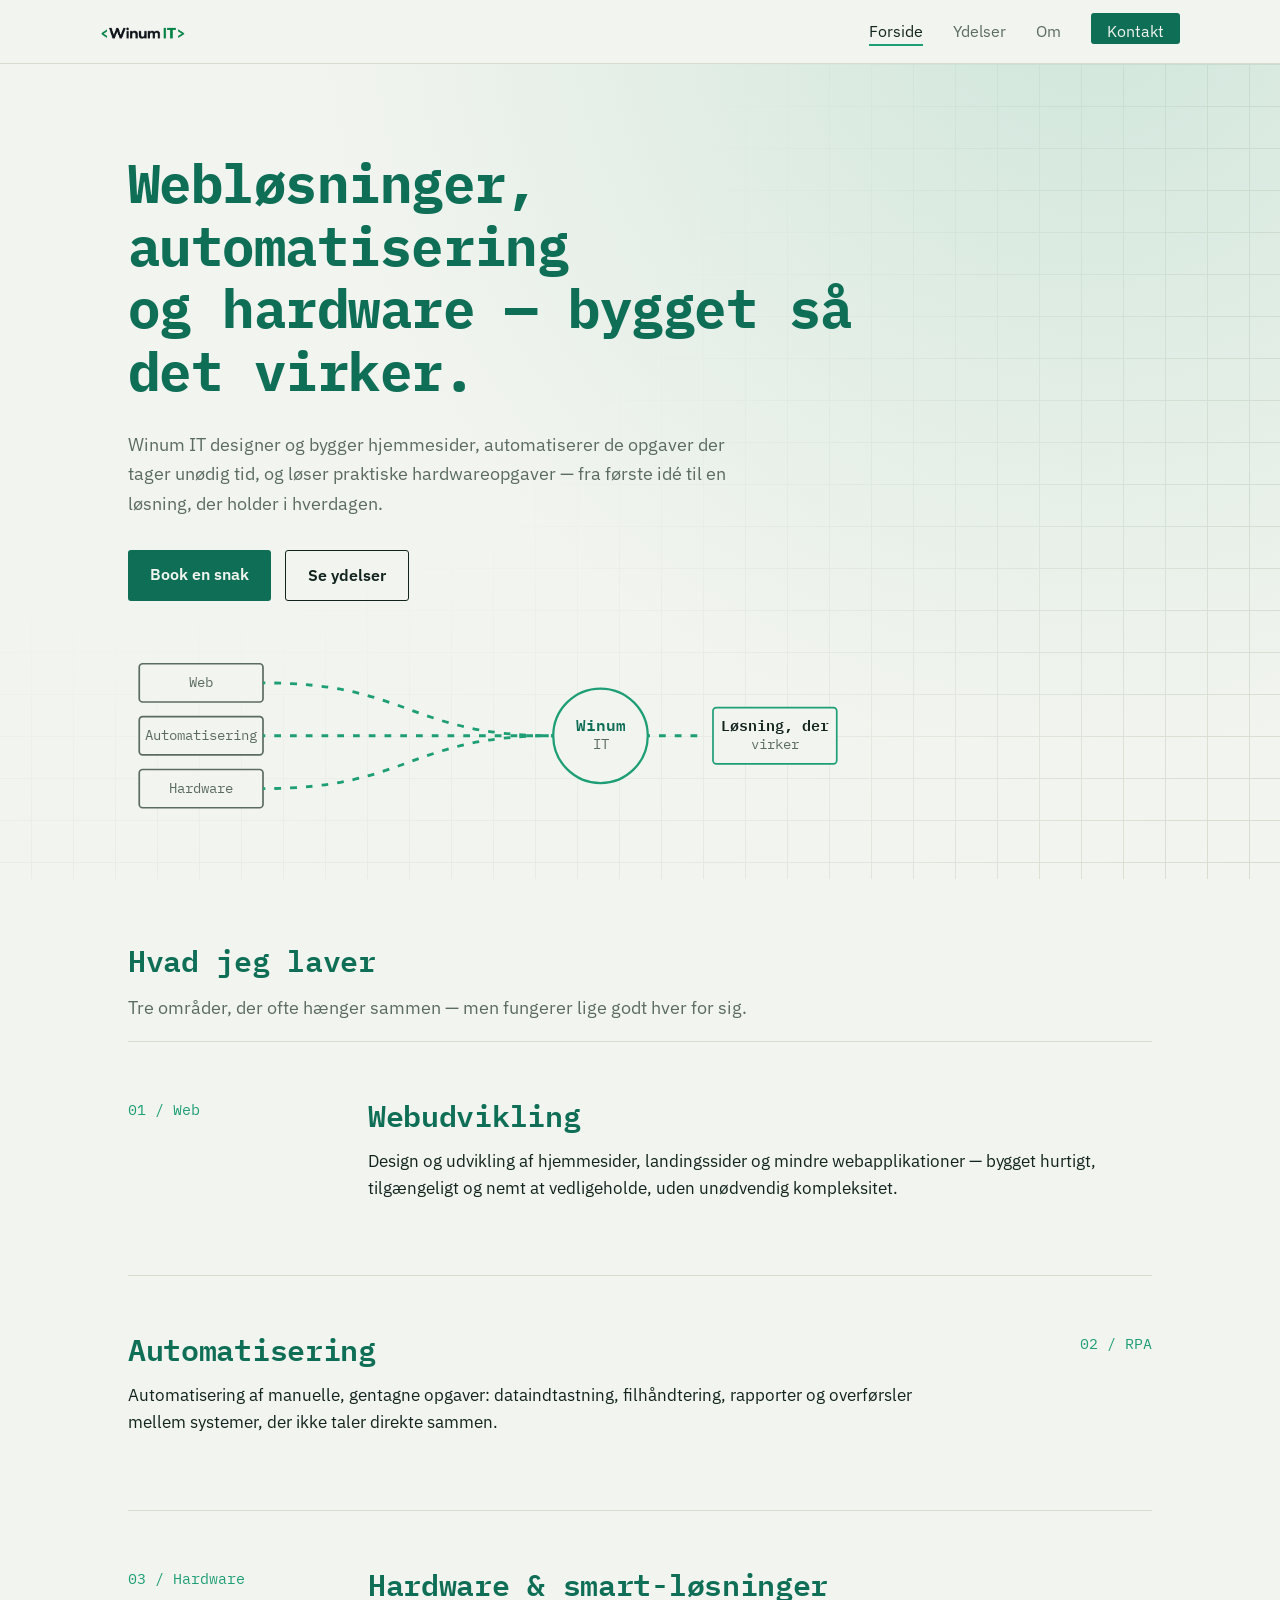
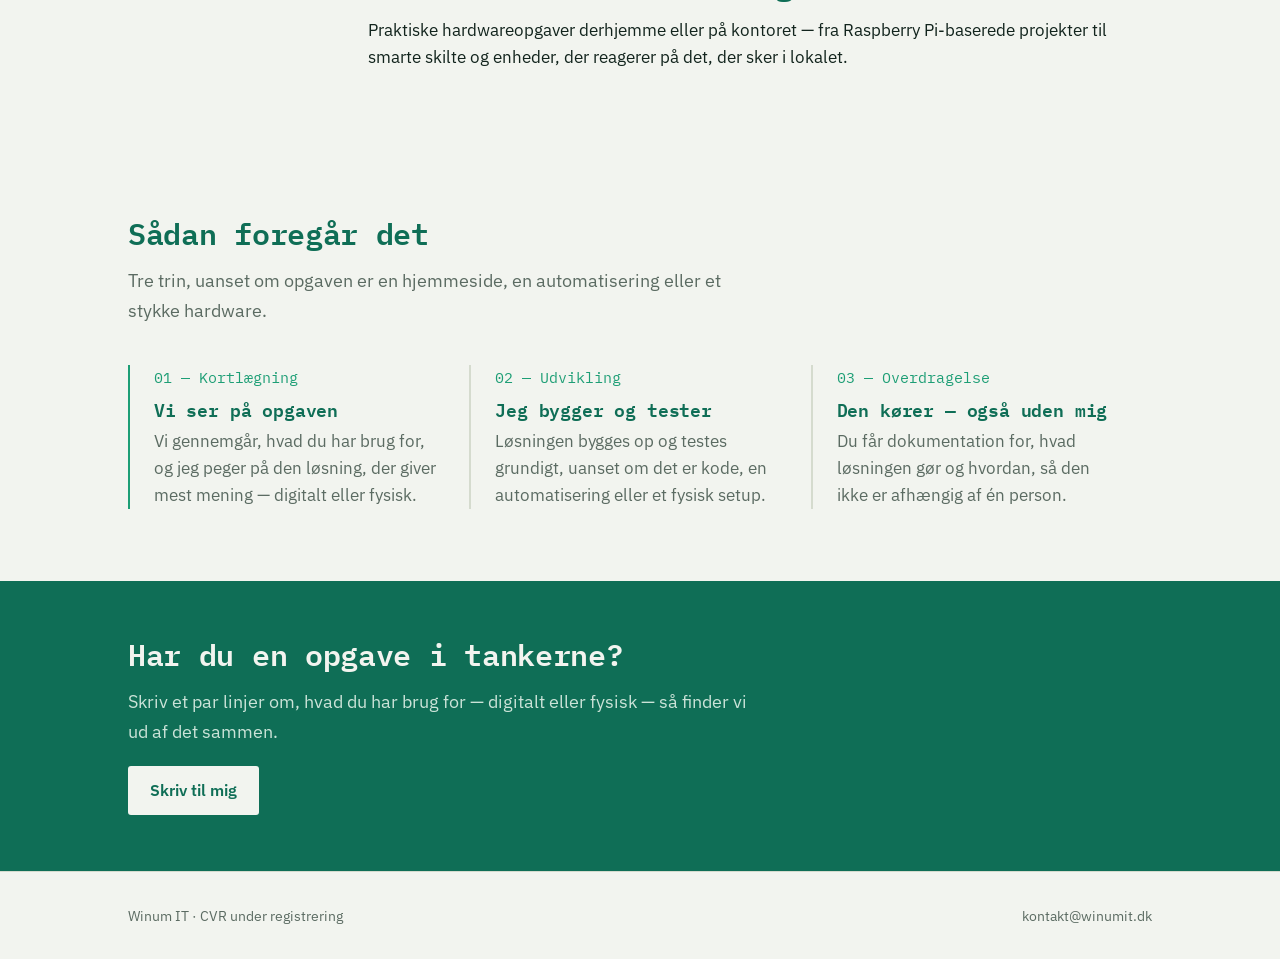
<file: index.html>
<!DOCTYPE html>
<html lang="da">
<head>
<meta charset="UTF-8">
<meta name="viewport" content="width=device-width, initial-scale=1.0">
<title>Winum IT — Webudvikling, automatisering og hardware</title>
<meta name="description" content="Winum IT bygger hjemmesider, automatiserer manuelle opgaver og løser praktiske hardwareopgaver — fra idé til en løsning, der holder.">
<link rel="preconnect" href="https://fonts.googleapis.com">
<link rel="preconnect" href="https://fonts.gstatic.com" crossorigin>
<link href="https://fonts.googleapis.com/css2?family=IBM+Plex+Mono:wght@500;600;700&family=IBM+Plex+Sans:wght@400;500;600&display=swap" rel="stylesheet">
<link rel="stylesheet" href="styles.css">
<link rel="icon" type="image/png" href="assets/favicon.png">
</head>
<body>

<header class="site">
  <nav class="site-nav container">
    <a href="index.html" class="logo"><img src="assets/logo.png" alt="Winum IT"></a>
    <button class="nav-toggle" aria-expanded="false" aria-controls="nav-links">Menu</button>
    <ul class="nav-links" id="nav-links">
      <li><a href="index.html" aria-current="page">Forside</a></li>
      <li><a href="ydelser.html">Ydelser</a></li>
      <li><a href="om.html">Om</a></li>
      <li><a href="kontakt.html" class="nav-cta">Kontakt</a></li>
    </ul>
  </nav>
</header>

<main>
  <section class="hero">
    <div class="container">
      <h1>Webløsninger, automatisering<br>og hardware — bygget så det virker.</h1>
      <p class="lede">Winum IT designer og bygger hjemmesider, automatiserer de opgaver der tager unødig tid, og løser praktiske hardwareopgaver — fra første idé til en løsning, der holder i hverdagen.</p>
      <div class="hero-actions">
        <a href="kontakt.html" class="btn btn-primary">Book en snak</a>
        <a href="ydelser.html" class="btn btn-ghost">Se ydelser</a>
      </div>

      <div class="flow" aria-hidden="true">
        <svg viewBox="0 0 640 140" xmlns="http://www.w3.org/2000/svg">
          <rect x="10" y="6" width="110" height="34" rx="3" fill="#F2F4EF" stroke="#5B6B62" stroke-width="1.5"/>
          <text x="65" y="27" text-anchor="middle" font-family="IBM Plex Mono, monospace" font-size="12" fill="#5B6B62">Web</text>

          <rect x="10" y="53" width="110" height="34" rx="3" fill="#F2F4EF" stroke="#5B6B62" stroke-width="1.5"/>
          <text x="65" y="74" text-anchor="middle" font-family="IBM Plex Mono, monospace" font-size="12" fill="#5B6B62">Automatisering</text>

          <rect x="10" y="100" width="110" height="34" rx="3" fill="#F2F4EF" stroke="#5B6B62" stroke-width="1.5"/>
          <text x="65" y="121" text-anchor="middle" font-family="IBM Plex Mono, monospace" font-size="12" fill="#5B6B62">Hardware</text>

          <path class="flow-line animate" d="M120 23 C 250 23, 250 70, 378 70" stroke="#1D9E75" stroke-width="2.5" fill="none"/>
          <path class="flow-line animate" d="M120 70 L378 70" stroke="#1D9E75" stroke-width="2.5" fill="none"/>
          <path class="flow-line animate" d="M120 117 C 250 117, 250 70, 378 70" stroke="#1D9E75" stroke-width="2.5" fill="none"/>

          <circle cx="420" cy="70" r="42" fill="#F2F4EF" stroke="#1D9E75" stroke-width="2"/>
          <text x="420" y="66" text-anchor="middle" font-family="IBM Plex Mono, monospace" font-weight="600" font-size="14" fill="#0F6E56">Winum</text>
          <text x="420" y="82" text-anchor="middle" font-family="IBM Plex Mono, monospace" font-size="12" fill="#5B6B62">IT</text>

          <path class="flow-line animate" d="M462 70 L510 70" stroke="#1D9E75" stroke-width="2.5" fill="none"/>

          <rect x="520" y="45" width="110" height="50" rx="3" fill="#F2F4EF" stroke="#1D9E75" stroke-width="1.5"/>
          <text x="575" y="66" text-anchor="middle" font-family="IBM Plex Mono, monospace" font-weight="600" font-size="13" fill="#12241D">Løsning, der</text>
          <text x="575" y="82" text-anchor="middle" font-family="IBM Plex Mono, monospace" font-size="12" fill="#5B6B62">virker</text>
        </svg>
      </div>
    </div>
  </section>

  <div class="container">
    <div class="page-intro" style="border-bottom: none; padding-bottom: 0;">
      <h2>Hvad jeg laver</h2>
      <p class="lede">Tre områder, der ofte hænger sammen — men fungerer lige godt hver for sig.</p>
    </div>

    <div class="service">
      <span class="service-tag">01 / Web</span>
      <div class="service-body">
        <h2>Webudvikling</h2>
        <p>Design og udvikling af hjemmesider, landingssider og mindre webapplikationer — bygget hurtigt, tilgængeligt og nemt at vedligeholde, uden unødvendig kompleksitet.</p>
      </div>
    </div>

    <div class="service align-right">
      <span class="service-tag">02 / RPA</span>
      <div class="service-body">
        <h2>Automatisering</h2>
        <p>Automatisering af manuelle, gentagne opgaver: dataindtastning, filhåndtering, rapporter og overførsler mellem systemer, der ikke taler direkte sammen.</p>
      </div>
    </div>

    <div class="service">
      <span class="service-tag">03 / Hardware</span>
      <div class="service-body">
        <h2>Hardware & smart-løsninger</h2>
        <p>Praktiske hardwareopgaver derhjemme eller på kontoret — fra Raspberry Pi-baserede projekter til smarte skilte og enheder, der reagerer på det, der sker i lokalet.</p>
      </div>
    </div>

  </div>

  <section class="pipeline">
    <div class="container">
      <h2>Sådan foregår det</h2>
      <p class="lede">Tre trin, uanset om opgaven er en hjemmeside, en automatisering eller et stykke hardware.</p>
      <div class="pipeline-steps">
        <div class="pipeline-step">
          <span class="step-index">01 — Kortlægning</span>
          <h3>Vi ser på opgaven</h3>
          <p>Vi gennemgår, hvad du har brug for, og jeg peger på den løsning, der giver mest mening — digitalt eller fysisk.</p>
        </div>
        <div class="pipeline-step">
          <span class="step-index">02 — Udvikling</span>
          <h3>Jeg bygger og tester</h3>
          <p>Løsningen bygges op og testes grundigt, uanset om det er kode, en automatisering eller et fysisk setup.</p>
        </div>
        <div class="pipeline-step">
          <span class="step-index">03 — Overdragelse</span>
          <h3>Den kører — også uden mig</h3>
          <p>Du får dokumentation for, hvad løsningen gør og hvordan, så den ikke er afhængig af én person.</p>
        </div>
      </div>
    </div>
  </section>

  <section class="cta-band">
    <div class="container">
      <h2>Har du en opgave i tankerne?</h2>
      <p class="lede">Skriv et par linjer om, hvad du har brug for — digitalt eller fysisk — så finder vi ud af det sammen.</p>
      <div class="hero-actions" style="margin-top: 20px;">
        <a href="kontakt.html" class="btn btn-primary">Skriv til mig</a>
      </div>
    </div>
  </section>
</main>

<footer class="site">
  <div class="container">
    <p>Winum IT · CVR under registrering</p>
    <p><a href="kontakt.html">kontakt@winumit.dk</a></p>
  </div>
</footer>

<script src="script.js"></script>
</body>
</html>
</file>
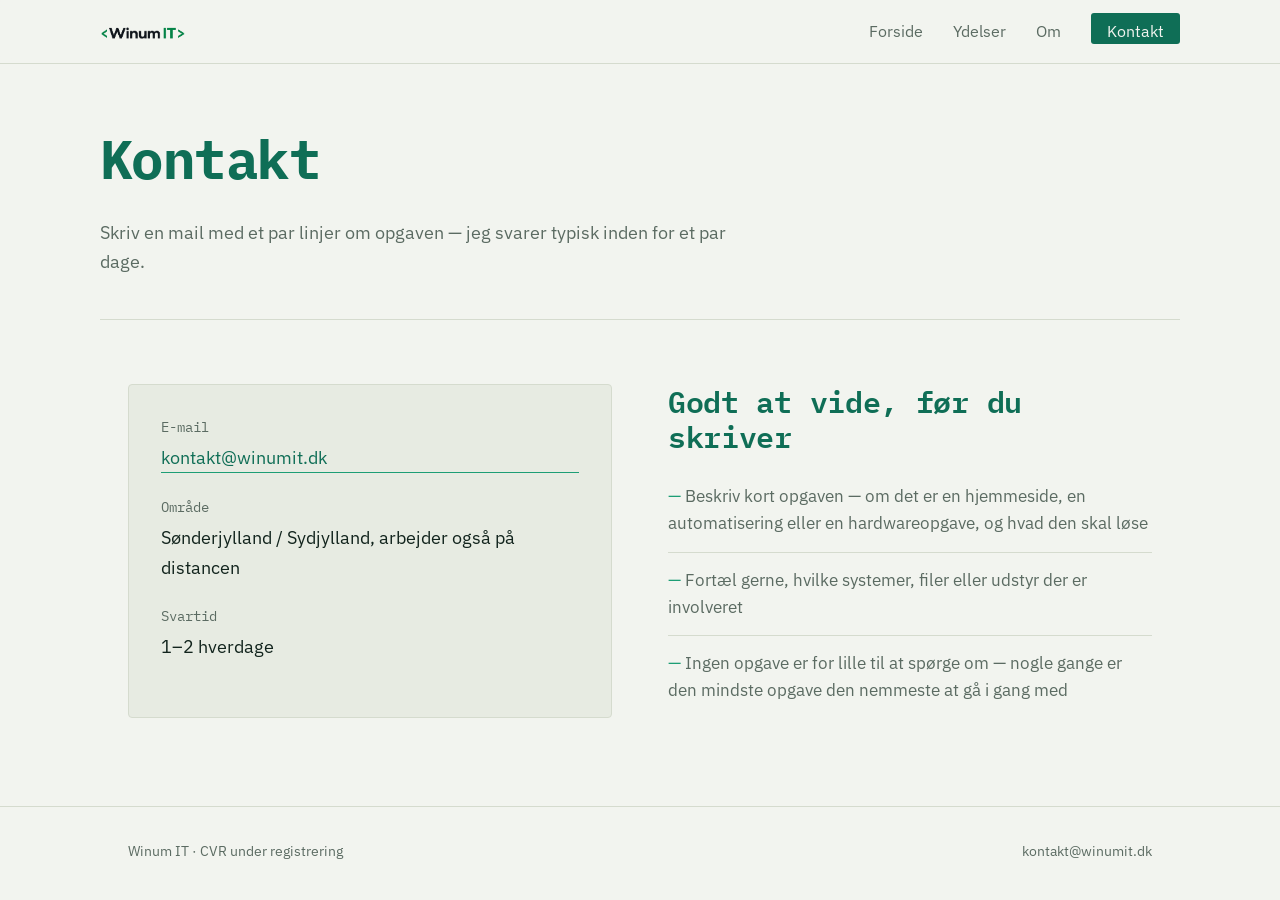
<file: kontakt.html>
<!DOCTYPE html>
<html lang="da">
<head>
<meta charset="UTF-8">
<meta name="viewport" content="width=device-width, initial-scale=1.0">
<title>Kontakt — Winum IT</title>
<meta name="description" content="Skriv til Winum IT for en uforpligtende snak om en hjemmeside, en automatisering eller en hardwareopgave.">
<link rel="preconnect" href="https://fonts.googleapis.com">
<link rel="preconnect" href="https://fonts.gstatic.com" crossorigin>
<link href="https://fonts.googleapis.com/css2?family=IBM+Plex+Mono:wght@500;600;700&family=IBM+Plex+Sans:wght@400;500;600&display=swap" rel="stylesheet">
<link rel="stylesheet" href="styles.css">
<link rel="icon" type="image/png" href="assets/favicon.png">
</head>
<body>

<header class="site">
  <nav class="site-nav container">
    <a href="index.html" class="logo"><img src="assets/logo.png" alt="Winum IT"></a>
    <button class="nav-toggle" aria-expanded="false" aria-controls="nav-links">Menu</button>
    <ul class="nav-links" id="nav-links">
      <li><a href="index.html">Forside</a></li>
      <li><a href="ydelser.html">Ydelser</a></li>
      <li><a href="om.html">Om</a></li>
      <li><a href="kontakt.html" class="nav-cta" aria-current="page">Kontakt</a></li>
    </ul>
  </nav>
</header>

<main>
  <div class="page-intro container">
    <h1>Kontakt</h1>
    <p class="lede">Skriv en mail med et par linjer om opgaven — jeg svarer typisk inden for et par dage.</p>
  </div>

  <div class="container">
    <div class="contact-grid">
      <div class="contact-card">
        <span class="label">E-mail</span>
        <a class="value" href="mailto:kontakt@winumit.dk">kontakt@winumit.dk</a>

        <span class="label">Område</span>
        <span class="value">Sønderjylland / Sydjylland, arbejder også på distancen</span>

        <span class="label">Svartid</span>
        <span class="value">1–2 hverdage</span>
      </div>

      <div>
        <h2>Godt at vide, før du skriver</h2>
        <ul class="help-list">
          <li>Beskriv kort opgaven — om det er en hjemmeside, en automatisering eller en hardwareopgave, og hvad den skal løse</li>
          <li>Fortæl gerne, hvilke systemer, filer eller udstyr der er involveret</li>
          <li>Ingen opgave er for lille til at spørge om — nogle gange er den mindste opgave den nemmeste at gå i gang med</li>
        </ul>
      </div>
    </div>
  </div>
</main>

<footer class="site">
  <div class="container">
    <p>Winum IT · CVR under registrering</p>
    <p><a href="mailto:kontakt@winumit.dk">kontakt@winumit.dk</a></p>
  </div>
</footer>

<script src="script.js"></script>
</body>
</html>
</file>
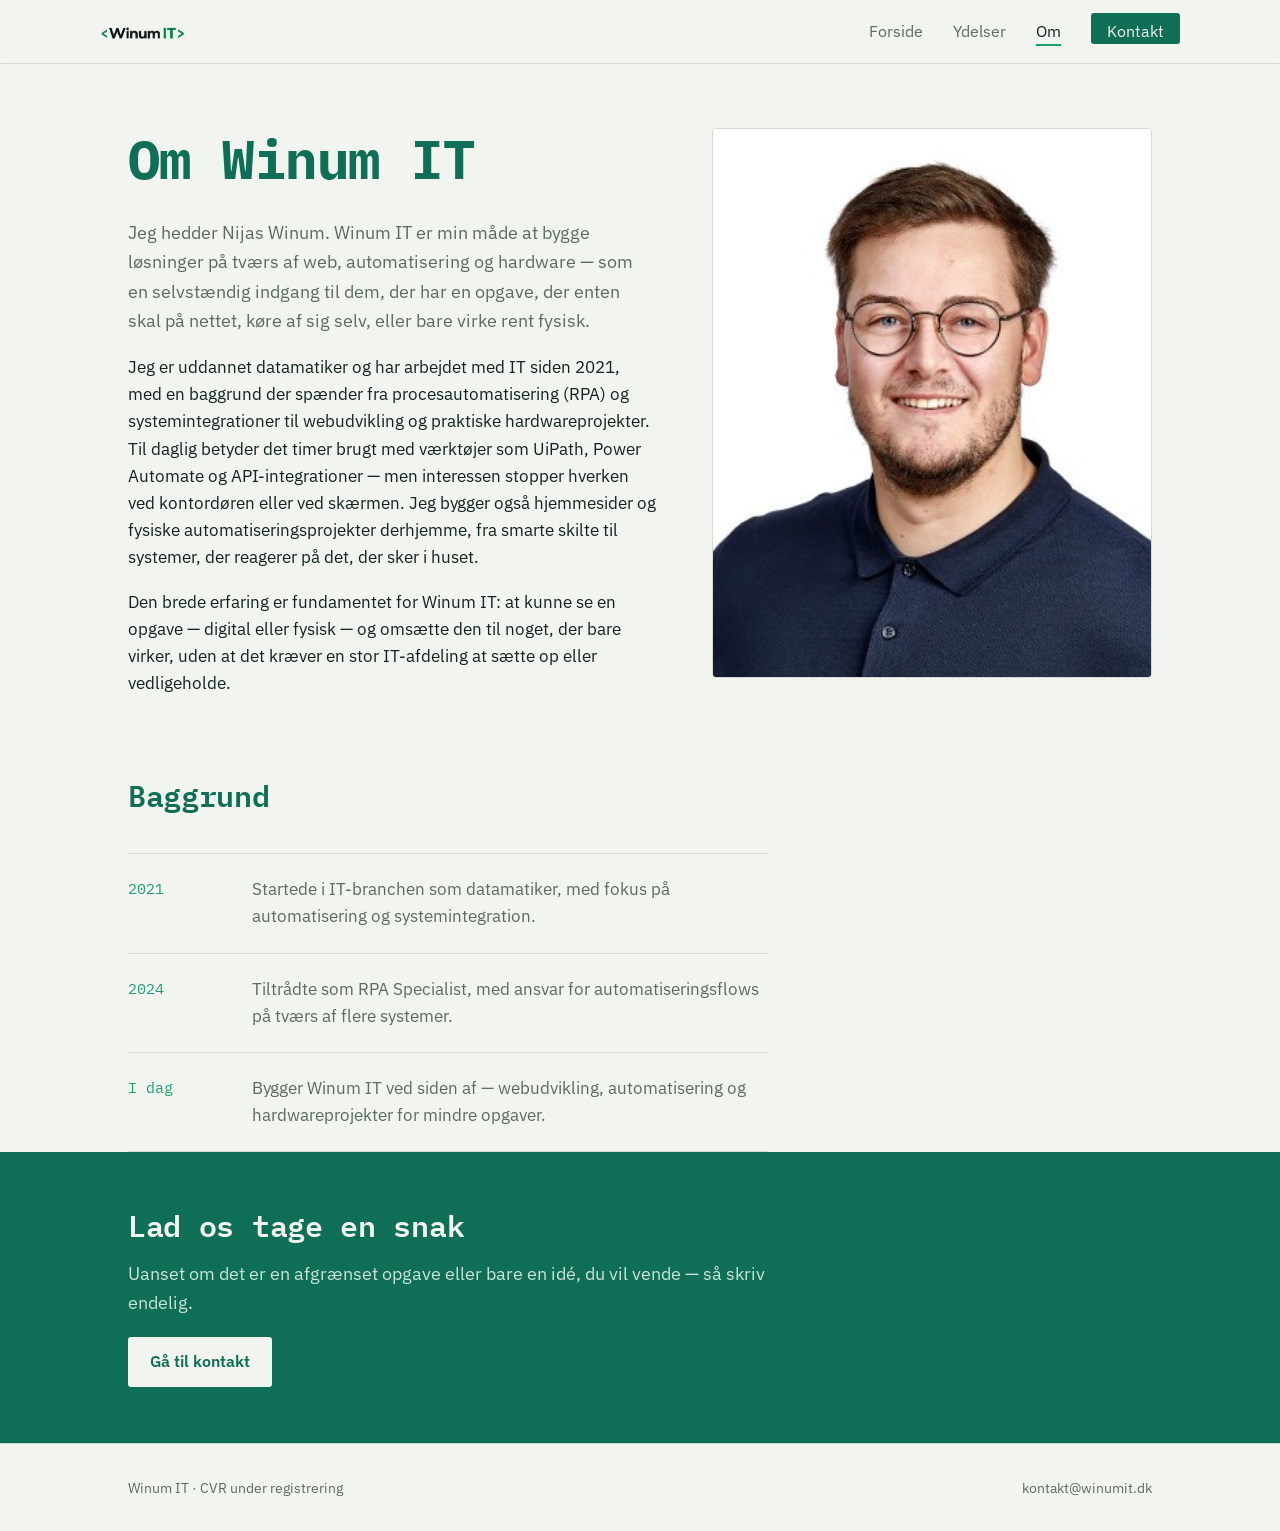
<file: om.html>
<!DOCTYPE html>
<html lang="da">
<head>
<meta charset="UTF-8">
<meta name="viewport" content="width=device-width, initial-scale=1.0">
<title>Om — Winum IT</title>
<meta name="description" content="Winum IT drives af Nijas Winum Hansen — IT-professionel siden 2021, med erfaring fra webudvikling, automatisering og hardwareprojekter.">
<link rel="preconnect" href="https://fonts.googleapis.com">
<link rel="preconnect" href="https://fonts.gstatic.com" crossorigin>
<link href="https://fonts.googleapis.com/css2?family=IBM+Plex+Mono:wght@500;600;700&family=IBM+Plex+Sans:wght@400;500;600&display=swap" rel="stylesheet">
<link rel="stylesheet" href="styles.css">
<link rel="icon" type="image/png" href="assets/favicon.png">
</head>
<body>

<header class="site">
  <nav class="site-nav container">
    <a href="index.html" class="logo"><img src="assets/logo.png" alt="Winum IT"></a>
    <button class="nav-toggle" aria-expanded="false" aria-controls="nav-links">Menu</button>
    <ul class="nav-links" id="nav-links">
      <li><a href="index.html">Forside</a></li>
      <li><a href="ydelser.html">Ydelser</a></li>
      <li><a href="om.html" aria-current="page">Om</a></li>
      <li><a href="kontakt.html" class="nav-cta">Kontakt</a></li>
    </ul>
  </nav>
</header>

<main>
  <div class="container">
    <div class="about-grid">
      <div>
        <h1>Om Winum IT</h1>
        <p class="lede">Jeg hedder Nijas Winum. Winum IT er min måde at bygge løsninger på tværs af web, automatisering og hardware — som en selvstændig indgang til dem, der har en opgave, der enten skal på nettet, køre af sig selv, eller bare virke rent fysisk.</p>
        <p>Jeg er uddannet datamatiker og har arbejdet med IT siden 2021, med en baggrund der spænder fra procesautomatisering (RPA) og systemintegrationer til webudvikling og praktiske hardwareprojekter. Til daglig betyder det timer brugt med værktøjer som UiPath, Power Automate og API-integrationer — men interessen stopper hverken ved kontordøren eller ved skærmen. Jeg bygger også hjemmesider og fysiske automatiseringsprojekter derhjemme, fra smarte skilte til systemer, der reagerer på det, der sker i huset.</p>
        <p>Den brede erfaring er fundamentet for Winum IT: at kunne se en opgave — digital eller fysisk — og omsætte den til noget, der bare virker, uden at det kræver en stor IT-afdeling at sætte op eller vedligeholde.</p>
      </div>
      <div class="about-mark">
        <img src="assets/nijas.jpg" alt="Nijas Winum Hansen">
      </div>
    </div>

    <div class="text-col">
      <h2>Baggrund</h2>
      <div class="timeline">
        <div class="timeline-item">
          <time>2021</time>
          <p>Startede i IT-branchen som datamatiker, med fokus på automatisering og systemintegration.</p>
        </div>
        <div class="timeline-item">
          <time>2024</time>
          <p>Tiltrådte som RPA Specialist, med ansvar for automatiseringsflows på tværs af flere systemer.</p>
        </div>
        <div class="timeline-item">
          <time>I dag</time>
          <p>Bygger Winum IT ved siden af — webudvikling, automatisering og hardwareprojekter for mindre opgaver.</p>
        </div>
      </div>
    </div>
  </div>

  <section class="cta-band">
    <div class="container">
      <h2>Lad os tage en snak</h2>
      <p class="lede">Uanset om det er en afgrænset opgave eller bare en idé, du vil vende — så skriv endelig.</p>
      <div class="hero-actions" style="margin-top: 20px;">
        <a href="kontakt.html" class="btn btn-primary">Gå til kontakt</a>
      </div>
    </div>
  </section>
</main>

<footer class="site">
  <div class="container">
    <p>Winum IT · CVR under registrering</p>
    <p><a href="kontakt.html">kontakt@winumit.dk</a></p>
  </div>
</footer>

<script src="script.js"></script>
</body>
</html>
</file>
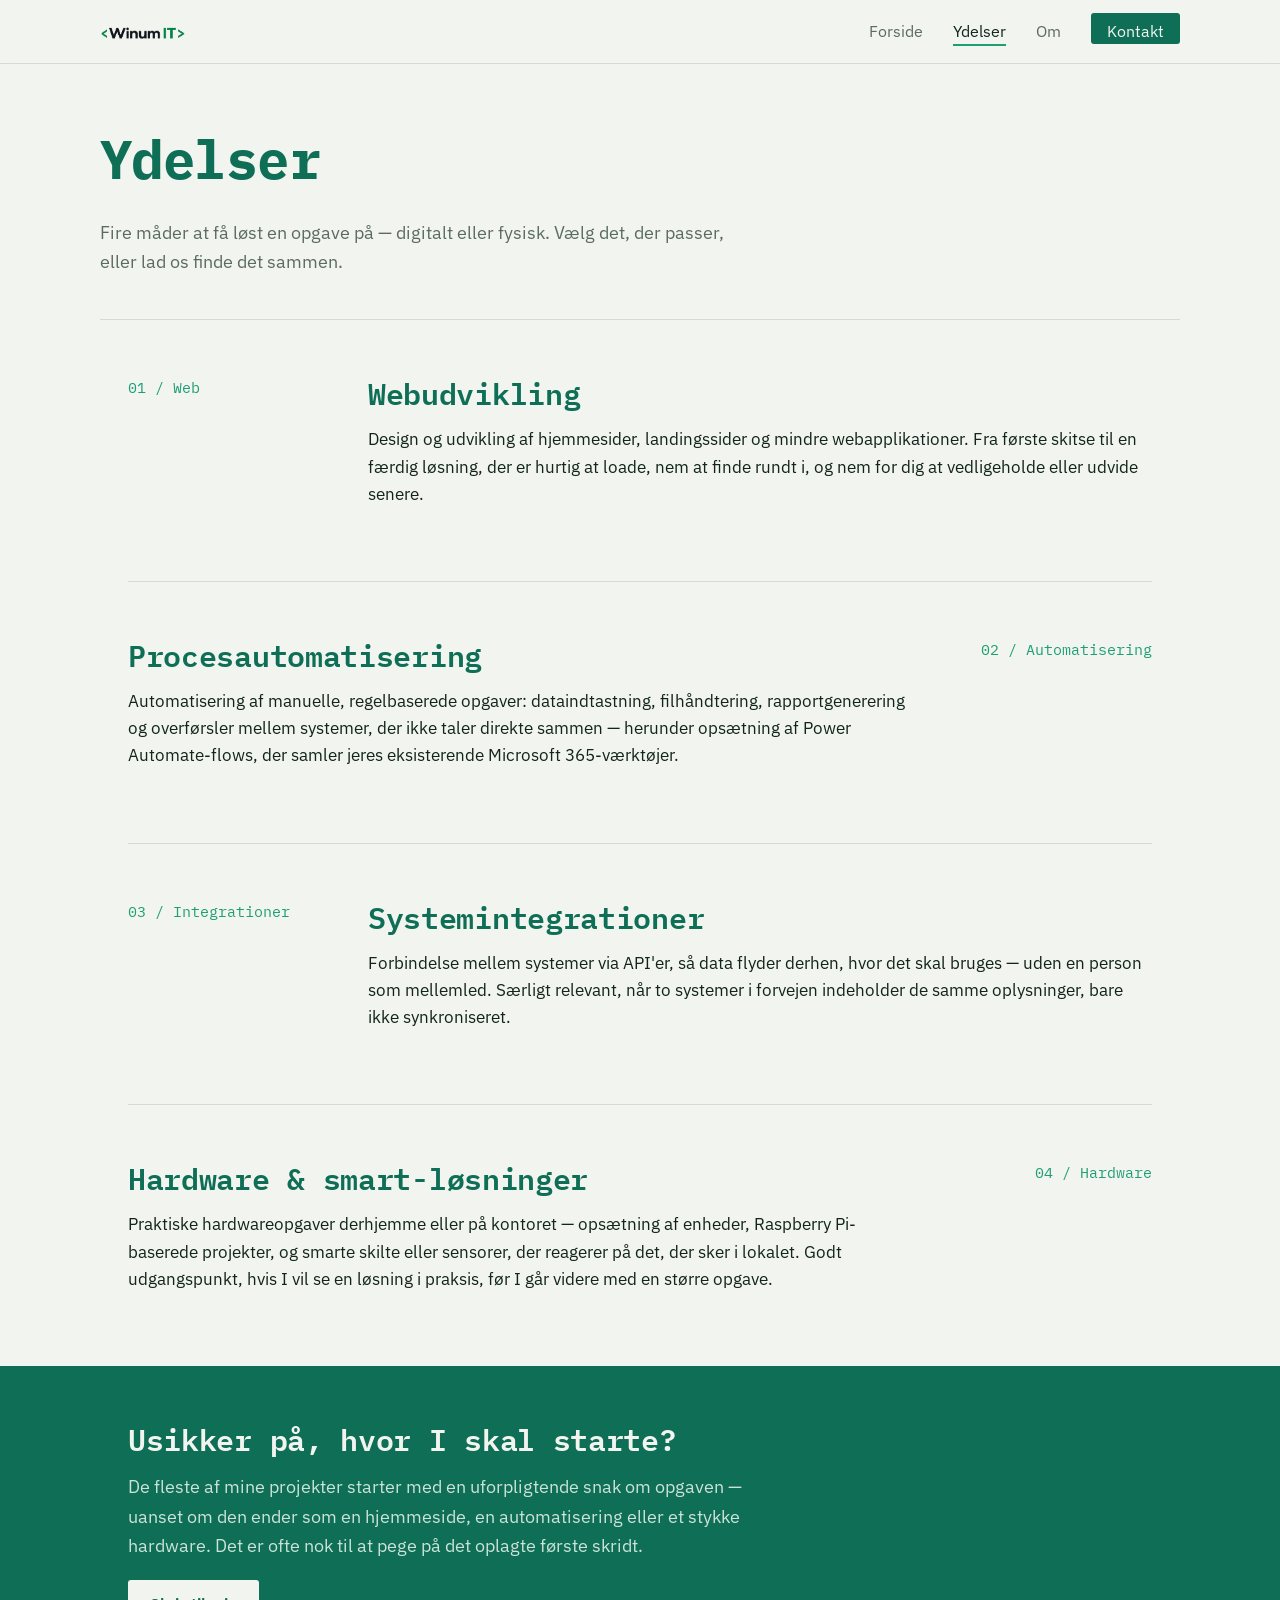
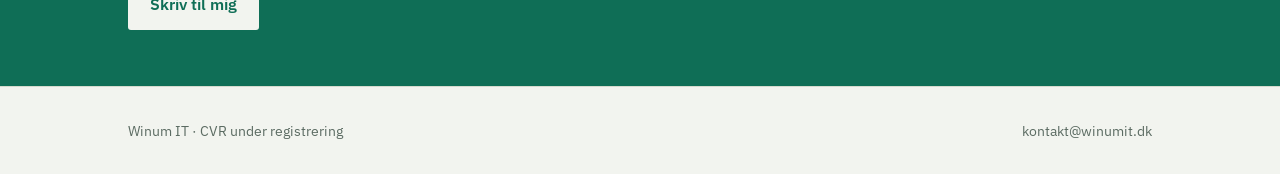
<file: ydelser.html>
<!DOCTYPE html>
<html lang="da">
<head>
<meta charset="UTF-8">
<meta name="viewport" content="width=device-width, initial-scale=1.0">
<title>Ydelser — Winum IT</title>
<meta name="description" content="Webudvikling, automatisering, systemintegrationer og hardwareopgaver fra Winum IT.">
<link rel="preconnect" href="https://fonts.googleapis.com">
<link rel="preconnect" href="https://fonts.gstatic.com" crossorigin>
<link href="https://fonts.googleapis.com/css2?family=IBM+Plex+Mono:wght@500;600;700&family=IBM+Plex+Sans:wght@400;500;600&display=swap" rel="stylesheet">
<link rel="stylesheet" href="styles.css">
<link rel="icon" type="image/png" href="assets/favicon.png">
</head>
<body>

<header class="site">
  <nav class="site-nav container">
    <a href="index.html" class="logo"><img src="assets/logo.png" alt="Winum IT"></a>
    <button class="nav-toggle" aria-expanded="false" aria-controls="nav-links">Menu</button>
    <ul class="nav-links" id="nav-links">
      <li><a href="index.html">Forside</a></li>
      <li><a href="ydelser.html" aria-current="page">Ydelser</a></li>
      <li><a href="om.html">Om</a></li>
      <li><a href="kontakt.html" class="nav-cta">Kontakt</a></li>
    </ul>
  </nav>
</header>

<main>
  <div class="page-intro container">
    <h1>Ydelser</h1>
    <p class="lede">Fire måder at få løst en opgave på — digitalt eller fysisk. Vælg det, der passer, eller lad os finde det sammen.</p>
  </div>

  <div class="container">

    <div class="service">
      <span class="service-tag">01 / Web</span>
      <div class="service-body">
        <h2>Webudvikling</h2>
        <p>Design og udvikling af hjemmesider, landingssider og mindre webapplikationer. Fra første skitse til en færdig løsning, der er hurtig at loade, nem at finde rundt i, og nem for dig at vedligeholde eller udvide senere.</p>
      </div>
    </div>

    <div class="service align-right">
      <span class="service-tag">02 / Automatisering</span>
      <div class="service-body">
        <h2>Procesautomatisering</h2>
        <p>Automatisering af manuelle, regelbaserede opgaver: dataindtastning, filhåndtering, rapportgenerering og overførsler mellem systemer, der ikke taler direkte sammen — herunder opsætning af Power Automate-flows, der samler jeres eksisterende Microsoft 365-værktøjer.</p>
      </div>
    </div>

    <div class="service">
      <span class="service-tag">03 / Integrationer</span>
      <div class="service-body">
        <h2>Systemintegrationer</h2>
        <p>Forbindelse mellem systemer via API'er, så data flyder derhen, hvor det skal bruges — uden en person som mellemled. Særligt relevant, når to systemer i forvejen indeholder de samme oplysninger, bare ikke synkroniseret.</p>
      </div>
    </div>

    <div class="service align-right">
      <span class="service-tag">04 / Hardware</span>
      <div class="service-body">
        <h2>Hardware & smart-løsninger</h2>
        <p>Praktiske hardwareopgaver derhjemme eller på kontoret — opsætning af enheder, Raspberry Pi-baserede projekter, og smarte skilte eller sensorer, der reagerer på det, der sker i lokalet. Godt udgangspunkt, hvis I vil se en løsning i praksis, før I går videre med en større opgave.</p>
      </div>
    </div>

  </div>

  <section class="cta-band">
    <div class="container">
      <h2>Usikker på, hvor I skal starte?</h2>
      <p class="lede">De fleste af mine projekter starter med en uforpligtende snak om opgaven — uanset om den ender som en hjemmeside, en automatisering eller et stykke hardware. Det er ofte nok til at pege på det oplagte første skridt.</p>
      <div class="hero-actions" style="margin-top: 20px;">
        <a href="kontakt.html" class="btn btn-primary">Skriv til mig</a>
      </div>
    </div>
  </section>
</main>

<footer class="site">
  <div class="container">
    <p>Winum IT · CVR under registrering</p>
    <p><a href="kontakt.html">kontakt@winumit.dk</a></p>
  </div>
</footer>

<script src="script.js"></script>
</body>
</html>
</file>
<file: styles.css>
/* Winum IT — delt stylesheet */

:root {
  --paper: #F2F4EF;
  --paper-alt: #E7EBE2;
  --ink: #12241D;
  --muted: #5B6B62;
  --teal: #1D9E75;
  --deep: #0F6E56;
  --blue: #2E5E8C;
  --line: #D5DBCE;

  --mono: "IBM Plex Mono", ui-monospace, SFMono-Regular, Menlo, monospace;
  --sans: "IBM Plex Sans", -apple-system, "Segoe UI", sans-serif;

  --max: 1080px;
  --text-max: 640px;
}

* { box-sizing: border-box; }

html { scroll-behavior: smooth; }

body {
  margin: 0;
  background: var(--paper);
  color: var(--ink);
  font-family: var(--sans);
  font-size: 17px;
  line-height: 1.6;
  -webkit-font-smoothing: antialiased;
}

a { color: inherit; }

h1, h2, h3 {
  font-family: var(--mono);
  font-weight: 600;
  line-height: 1.15;
  margin: 0 0 0.5em;
  letter-spacing: -0.01em;
  color: var(--deep);
}

h1 { font-size: clamp(2.1rem, 4.5vw, 3.4rem); font-weight: 700; }
h2 { font-size: clamp(1.4rem, 2.6vw, 1.9rem); }
h3 { font-size: 1.1rem; }

p { margin: 0 0 1em; color: var(--ink); }
p.lede { color: var(--muted); font-size: 1.15rem; max-width: var(--text-max); }

.container {
  max-width: var(--max);
  margin: 0 auto;
  padding: 0 28px;
}

.text-col { max-width: var(--text-max); }

/* ---------- Header ---------- */

header.site {
  border-bottom: 1px solid var(--line);
  position: sticky;
  top: 0;
  background: rgba(242, 244, 239, 0.92);
  backdrop-filter: blur(6px);
  z-index: 20;
}

.site-nav {
  display: flex;
  align-items: center;
  justify-content: space-between;
  padding: 18px 0;
}

.logo {
  display: inline-flex;
  align-items: center;
  text-decoration: none;
}
.logo img {
  height: 26px;
  width: auto;
  display: block;
}

.nav-links {
  display: flex;
  align-items: center;
  gap: 30px;
  list-style: none;
  margin: 0;
  padding: 0;
}

.nav-links a {
  text-decoration: none;
  font-size: 0.98rem;
  color: var(--muted);
  border-bottom: 2px solid transparent;
  padding-bottom: 3px;
}

.nav-links a:hover,
.nav-links a[aria-current="page"] {
  color: var(--ink);
  border-bottom-color: var(--teal);
}

.nav-cta {
  background: var(--deep);
  color: var(--paper) !important;
  padding: 8px 16px;
  border-radius: 3px;
  border-bottom: none !important;
}
.nav-cta:hover { background: var(--teal); border-bottom: none !important; }

.nav-toggle {
  display: none;
  background: none;
  border: 1px solid var(--line);
  border-radius: 4px;
  padding: 8px 10px;
  font-family: var(--mono);
  font-size: 1rem;
  cursor: pointer;
  color: var(--ink);
}

@media (max-width: 720px) {
  .nav-toggle { display: block; }
  .nav-links {
    position: absolute;
    top: 100%;
    left: 0;
    right: 0;
    background: var(--paper);
    border-bottom: 1px solid var(--line);
    flex-direction: column;
    align-items: flex-start;
    gap: 0;
    display: none;
    padding: 6px 28px 18px;
  }
  .nav-links.open { display: flex; }
  .nav-links li { width: 100%; }
  .nav-links a { display: block; padding: 12px 0; border-bottom: 1px solid var(--line); }
  .nav-cta { margin-top: 6px; display: inline-block; }
}

/* ---------- Hero ---------- */

.hero {
  padding: 88px 0 64px;
  background-image:
    linear-gradient(var(--line) 1px, transparent 1px),
    linear-gradient(90deg, var(--line) 1px, transparent 1px);
  background-size: 42px 42px;
  background-position: center top;
  background-attachment: local;
  position: relative;
}

.hero::before {
  content: "";
  position: absolute;
  inset: 0;
  background:
    radial-gradient(circle at 85% -10%, rgba(29,158,117,0.16) 0%, rgba(29,158,117,0) 55%),
    radial-gradient(circle at 12% 0%, var(--paper) 0%, var(--paper) 38%, rgba(242,244,239,0.55) 70%, rgba(242,244,239,0) 100%);
  pointer-events: none;
}

.hero .container { position: relative; }

.hero h1 { max-width: 780px; }
.hero .lede { margin-top: 18px; margin-bottom: 32px; }

.hero-actions { display: flex; gap: 14px; flex-wrap: wrap; }

.btn {
  display: inline-block;
  font-family: var(--sans);
  font-weight: 600;
  font-size: 0.98rem;
  padding: 12px 22px;
  border-radius: 3px;
  text-decoration: none;
}
.btn-primary { background: var(--deep); color: var(--paper); }
.btn-primary:hover { background: var(--teal); }
.btn-ghost { border: 1px solid var(--ink); color: var(--ink); }
.btn-ghost:hover { border-color: var(--teal); color: var(--teal); }

/* Flow diagram */
.flow {
  margin-top: 56px;
  max-width: 720px;
}
.flow svg { width: 100%; height: auto; display: block; }
.flow .flow-line { stroke-dasharray: 6 8; }
.flow .flow-line.animate { stroke-dashoffset: 200; animation: dash 3.5s linear infinite; }

@keyframes dash { to { stroke-dashoffset: 0; } }
@media (prefers-reduced-motion: reduce) {
  .flow .flow-line.animate { animation: none; stroke-dasharray: none; }
}

/* ---------- Split panel (uden / med automatisering) ---------- */

.split {
  border-top: 1px solid var(--line);
  border-bottom: 1px solid var(--line);
}
.split .container {
  display: grid;
  grid-template-columns: 1fr 1fr;
  gap: 0;
  padding: 0;
}
.split-col { padding: 48px 28px; }
.split-col:first-child { border-right: 1px solid var(--line); }
.split-col h3 {
  font-family: var(--mono);
  text-transform: none;
  color: var(--muted);
  margin-bottom: 18px;
}
.split-col.is-after h3 { color: var(--deep); }
.split-col ul { margin: 0; padding: 0; list-style: none; }
.split-col li {
  padding: 10px 0;
  border-top: 1px solid var(--line);
  color: var(--muted);
}
.split-col li:first-child { border-top: none; }
.split-col.is-after li { color: var(--ink); }
.split-col.is-after { background: var(--paper-alt); }

@media (max-width: 720px) {
  .split .container { grid-template-columns: 1fr; }
  .split-col:first-child { border-right: none; border-bottom: 1px solid var(--line); }
}

/* ---------- Pipeline (proces-trin) ---------- */

.pipeline {
  padding: 72px 0;
}
.pipeline-steps {
  margin-top: 40px;
  display: grid;
  grid-template-columns: repeat(3, 1fr);
  gap: 0;
}
.pipeline-step {
  position: relative;
  padding: 0 28px 0 0;
  border-left: 2px solid var(--line);
  padding-left: 24px;
}
.pipeline-step:first-child { border-left: 2px solid var(--teal); }
.pipeline-step .step-index {
  font-family: var(--mono);
  color: var(--teal);
  font-size: 0.95rem;
  display: block;
  margin-bottom: 10px;
}
.pipeline-step h3 { margin-bottom: 8px; }
.pipeline-step p { color: var(--muted); margin-bottom: 0; }

@media (max-width: 860px) {
  .pipeline-steps { grid-template-columns: 1fr; gap: 28px; }
}

/* ---------- Service blocks (ydelser) ---------- */

.service {
  padding: 56px 0;
  border-top: 1px solid var(--line);
  display: grid;
  grid-template-columns: 200px 1fr;
  gap: 40px;
}
.service:first-of-type { border-top: none; }
.service .service-tag {
  font-family: var(--mono);
  color: var(--teal);
  font-size: 0.92rem;
}
.service.align-right { grid-template-columns: 1fr 200px; }
.service.align-right .service-tag { order: 2; text-align: right; }
.service.align-right .service-body { order: 1; }

@media (max-width: 720px) {
  .service, .service.align-right { grid-template-columns: 1fr; gap: 12px; }
  .service.align-right .service-tag { text-align: left; order: 1; }
  .service.align-right .service-body { order: 2; }
}

/* ---------- Om / timeline ---------- */

.about-grid {
  display: grid;
  grid-template-columns: 1.2fr 1fr;
  gap: 56px;
  align-items: start;
  padding: 64px 0;
}
.about-mark {
  aspect-ratio: 4/5;
  background: var(--paper-alt);
  border: 1px solid var(--line);
  border-radius: 4px;
  display: flex;
  align-items: center;
  justify-content: center;
  overflow: hidden;
}
.about-mark img { width: 100%; height: 100%; object-fit: cover; }
.about-mark.logo-mark { padding: 40px; }
.about-mark.logo-mark img { width: 100%; height: auto; object-fit: contain; }

.timeline {
  margin-top: 40px;
  border-top: 1px solid var(--line);
}
.timeline-item {
  display: grid;
  grid-template-columns: 100px 1fr;
  gap: 24px;
  padding: 22px 0;
  border-bottom: 1px solid var(--line);
}
.timeline-item time {
  font-family: var(--mono);
  color: var(--teal);
  font-size: 0.95rem;
}
.timeline-item p { margin: 0; color: var(--muted); }

@media (max-width: 820px) {
  .about-grid { grid-template-columns: 1fr; }
  .about-mark { max-width: 260px; }
  .timeline-item { grid-template-columns: 80px 1fr; }
}

/* ---------- Kontakt ---------- */

.contact-grid {
  display: grid;
  grid-template-columns: 1fr 1fr;
  gap: 56px;
  padding: 64px 0 88px;
}
.contact-card {
  border: 1px solid var(--line);
  padding: 32px;
  border-radius: 4px;
  background: var(--paper-alt);
}
.contact-card .label {
  font-family: var(--mono);
  color: var(--muted);
  font-size: 0.85rem;
  display: block;
  margin-bottom: 4px;
}
.contact-card .value {
  font-size: 1.15rem;
  margin-bottom: 24px;
  display: block;
}
.contact-card .value:last-child { margin-bottom: 0; }
.contact-card a.value { text-decoration: none; color: var(--deep); border-bottom: 1px solid var(--teal); }

.help-list { list-style: none; margin: 0; padding: 0; }
.help-list li {
  padding: 14px 0;
  border-top: 1px solid var(--line);
  color: var(--muted);
}
.help-list li:first-child { border-top: none; }
.help-list li::before { content: "— "; color: var(--teal); }

@media (max-width: 820px) {
  .contact-grid { grid-template-columns: 1fr; }
}

/* ---------- CTA-bånd (farveblok) ---------- */

.cta-band {
  background: var(--deep);
  padding: 56px 0;
}
.cta-band h2 { color: var(--paper); }
.cta-band p.lede { color: #CBE3D8; }
.cta-band .btn-primary { background: var(--paper); color: var(--deep); }
.cta-band .btn-primary:hover { background: var(--teal); color: var(--paper); }
.cta-band .btn-ghost { border-color: var(--paper); color: var(--paper); }
.cta-band .btn-ghost:hover { border-color: var(--teal); color: var(--teal); }

/* ---------- Footer ---------- */

footer.site {
  border-top: 1px solid var(--line);
  padding: 32px 0;
}
footer.site .container {
  display: flex;
  justify-content: space-between;
  align-items: center;
  flex-wrap: wrap;
  gap: 12px;
}
footer.site p {
  margin: 0;
  font-size: 0.9rem;
  color: var(--muted);
}
footer.site a { color: var(--muted); text-decoration: none; }
footer.site a:hover { color: var(--teal); }

/* ---------- Page intro (shared across sub-pages) ---------- */

.page-intro {
  padding: 64px 0 24px;
  border-bottom: 1px solid var(--line);
}

:focus-visible {
  outline: 2px solid var(--teal);
  outline-offset: 2px;
}
</file>
